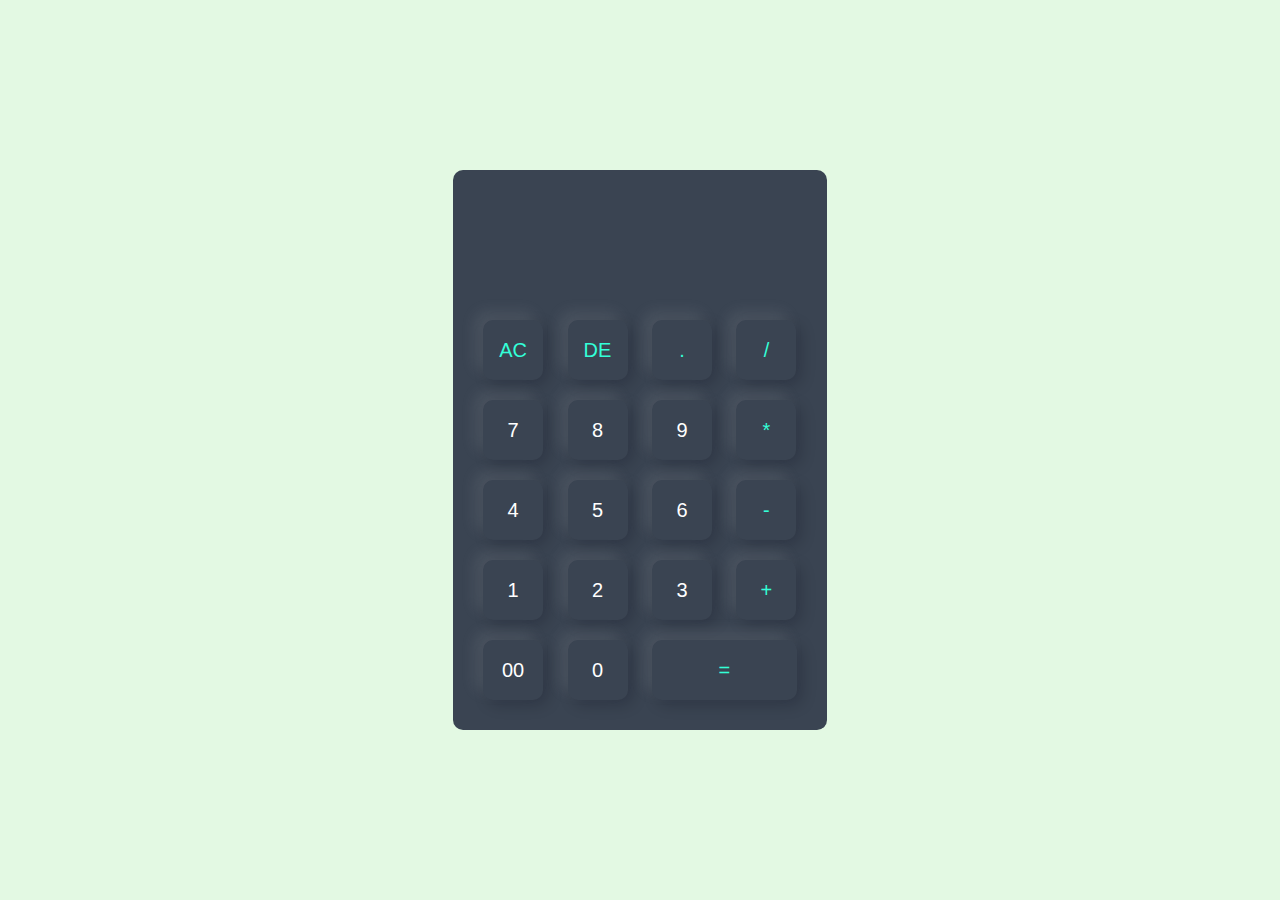
<file: Calculator/index.html>
<!DOCTYPE html>
<html lang="en">
<head>
    <meta charset="UTF-8">
    <meta name="viewport" content="width=device-width, initial-scale=1.0">
    <title>Calculator</title>
    <link rel="stylesheet" href="style.css">
</head>
<body>
    <div class="container">
        <div class="calculator">
            <form>
                <div class="display">
                    <input type="text" name="display">
                </div>
                <div>
                    <input type="button" value="AC" onclick="display.value= '' " class="operator">
                    <input type="button" value="DE" onclick="display.value = display.value.toString().slice(0,-1) " class="operator">
                    <input type="button" value="."  onclick="display.value+= '.' " class="operator">
                    <input type="button" value="/"  onclick="display.value+= '/' " class="operator">
                </div>
                <div>
                    <input type="button" value="7" onclick="display.value+= '7' ">
                    <input type="button" value="8" onclick="display.value+= '8' ">
                    <input type="button" value="9" onclick="display.value+= '9' ">
                    <input type="button" value="*" onclick="display.value+= '*' " class="operator">
                </div>
                <div>
                    <input type="button" value="4" onclick="display.value+= '4' ">
                    <input type="button" value="5" onclick="display.value+= '5' ">
                    <input type="button" value="6" onclick="display.value+= '6' ">
                    <input type="button" value="-" onclick="display.value+= '-' " class="operator">
                </div>
                <div>
                    <input type="button" value="1" onclick="display.value+= '1' ">
                    <input type="button" value="2" onclick="display.value+= '2' ">
                    <input type="button" value="3" onclick="display.value+= '3' ">
                    <input type="button" value="+" onclick="display.value+= '+' " class="operator">
                </div>
                <div>
                    <input type="button" value="00" onclick="display.value+= '00' ">
                    <input type="button" value="0" onclick="display.value+= '0' ">
                    <input type="button" value="=" class="equal operator" onclick="display.value=eval(display.value)" >
                </div>
            </form>
        </div>
    </div>
</body>
</html>
</file>
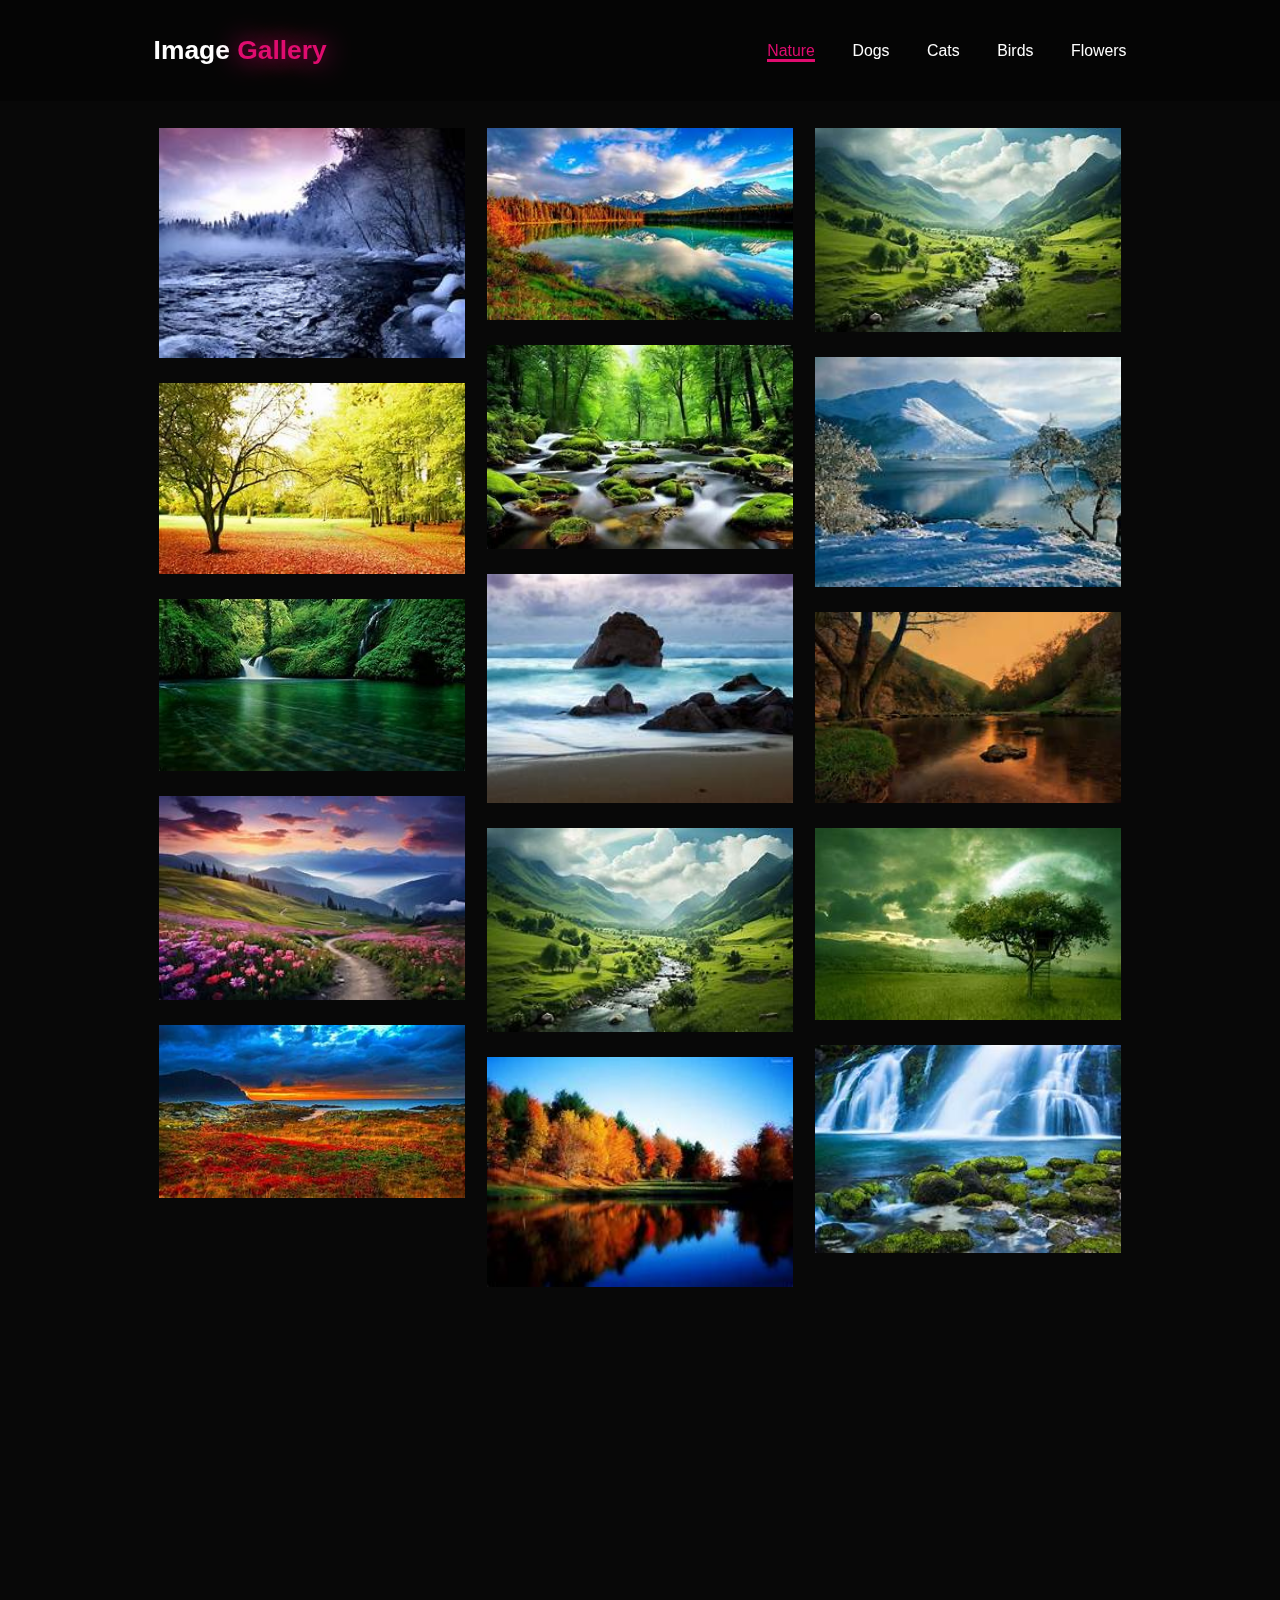
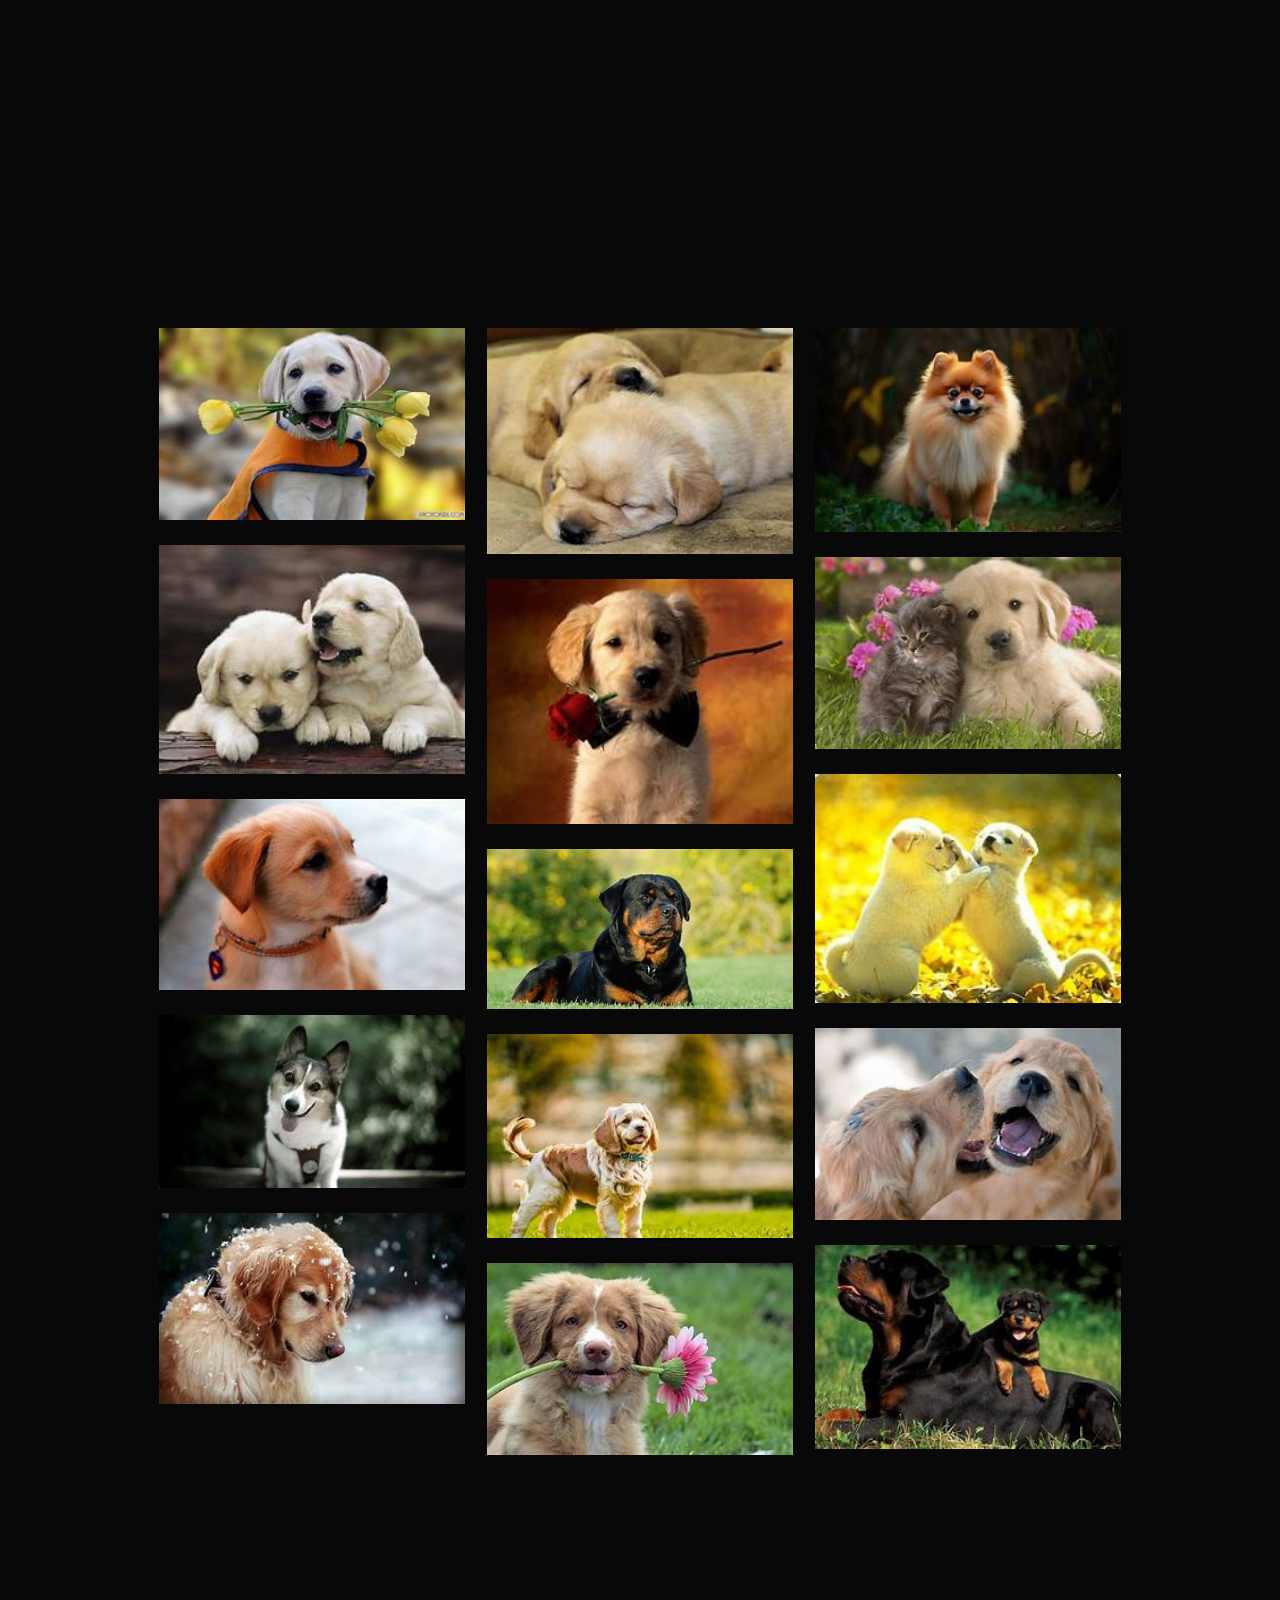
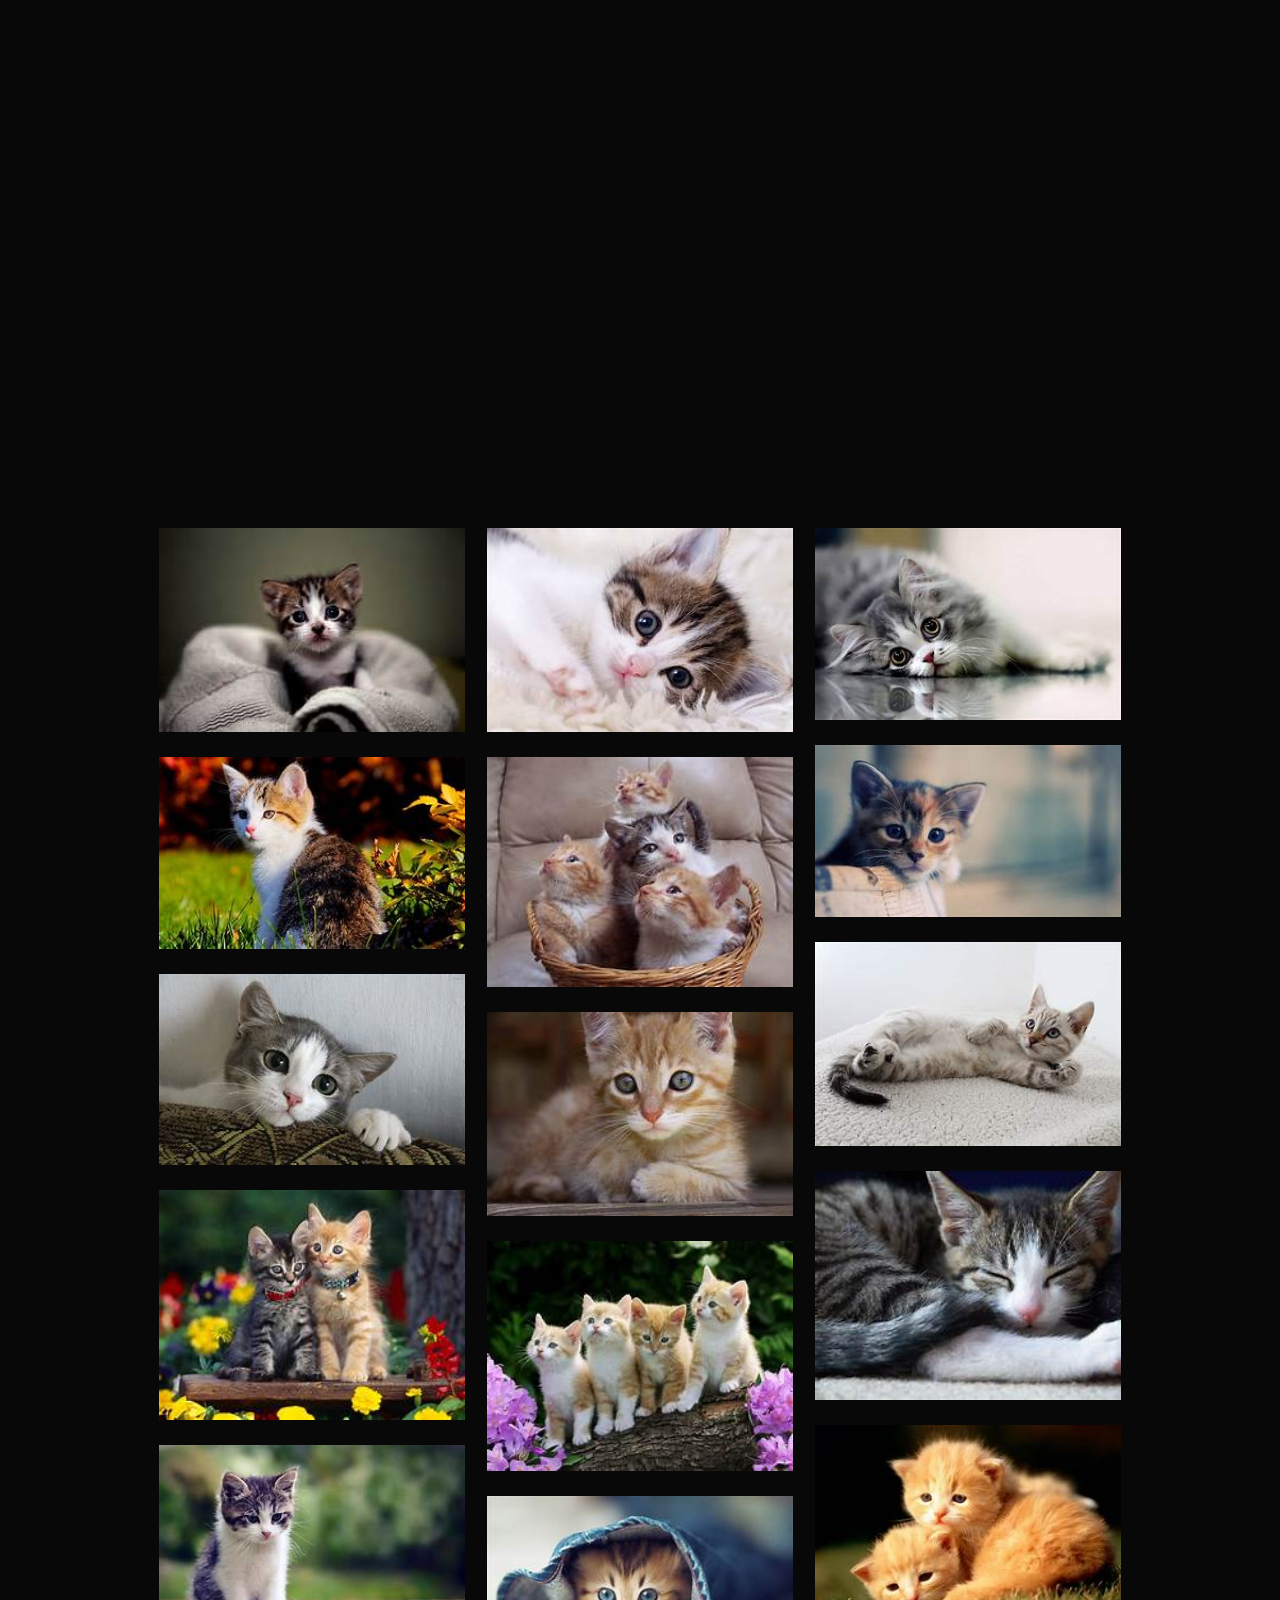
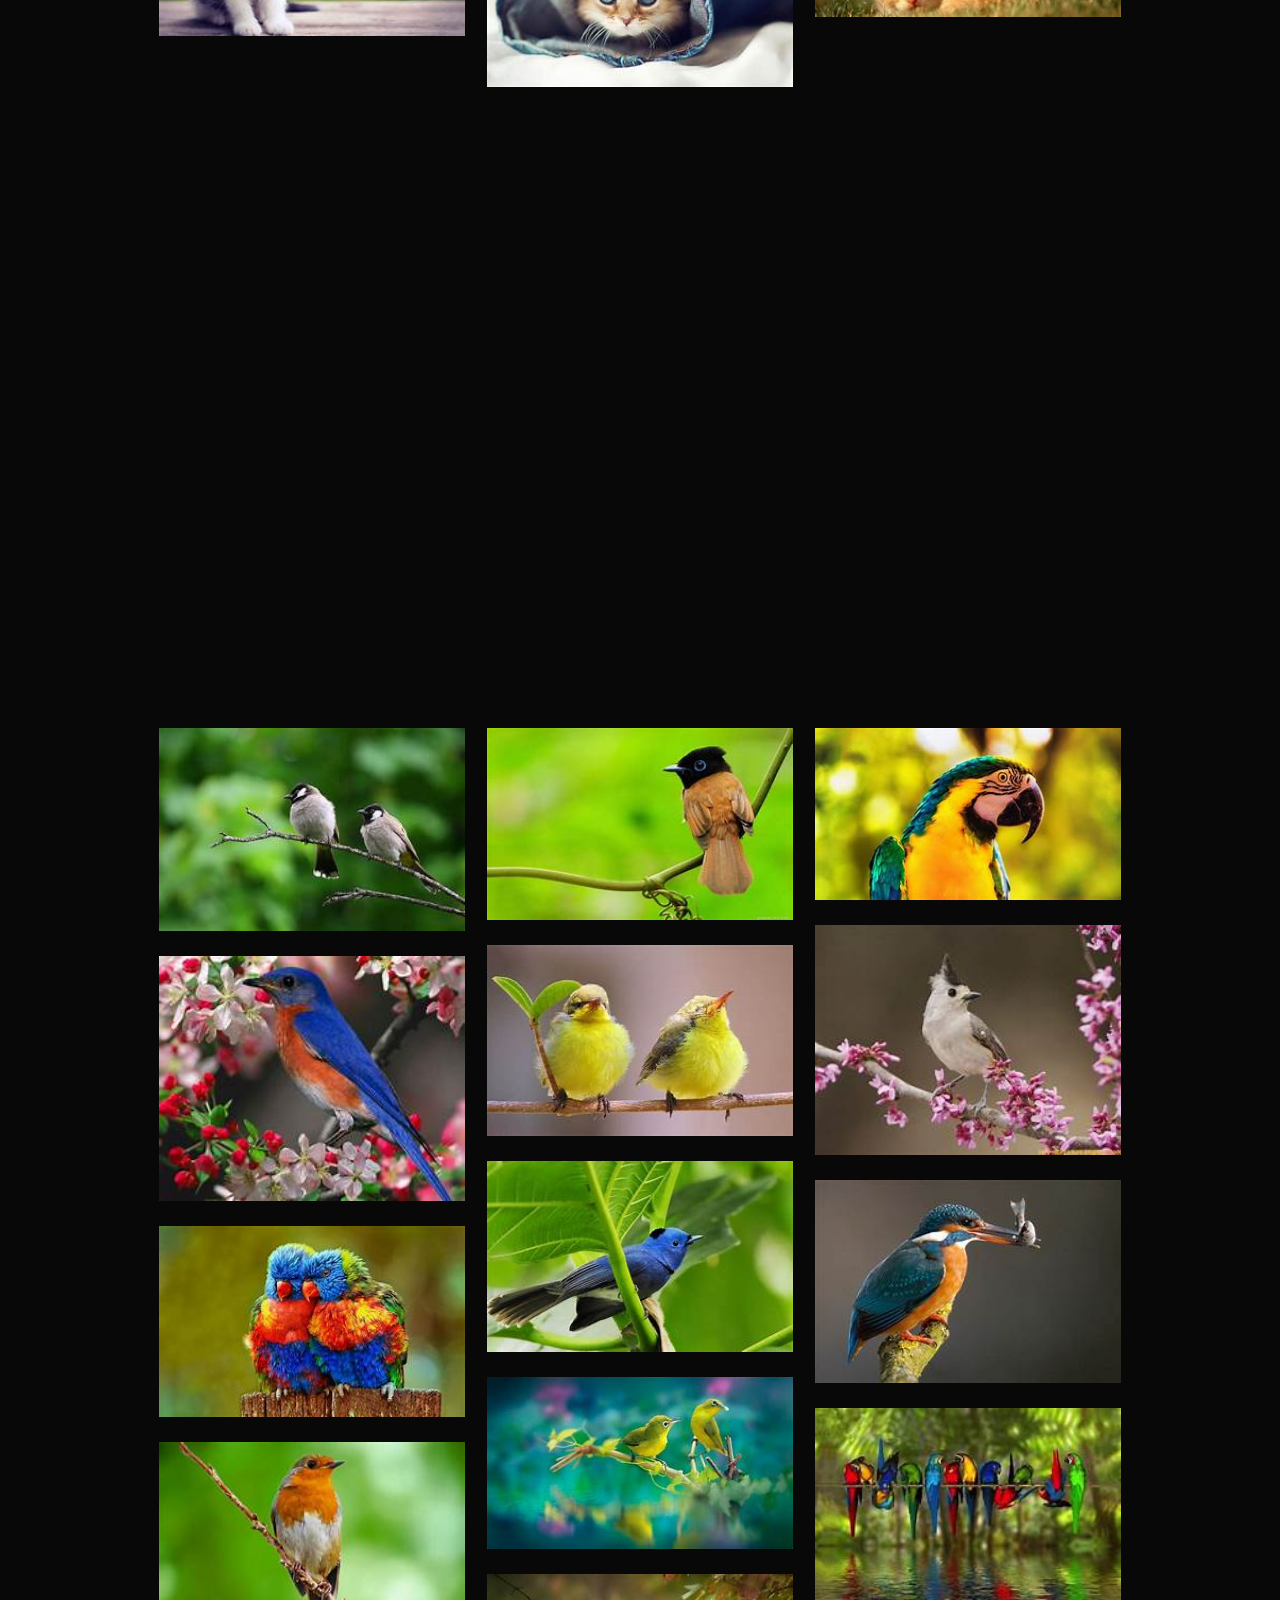
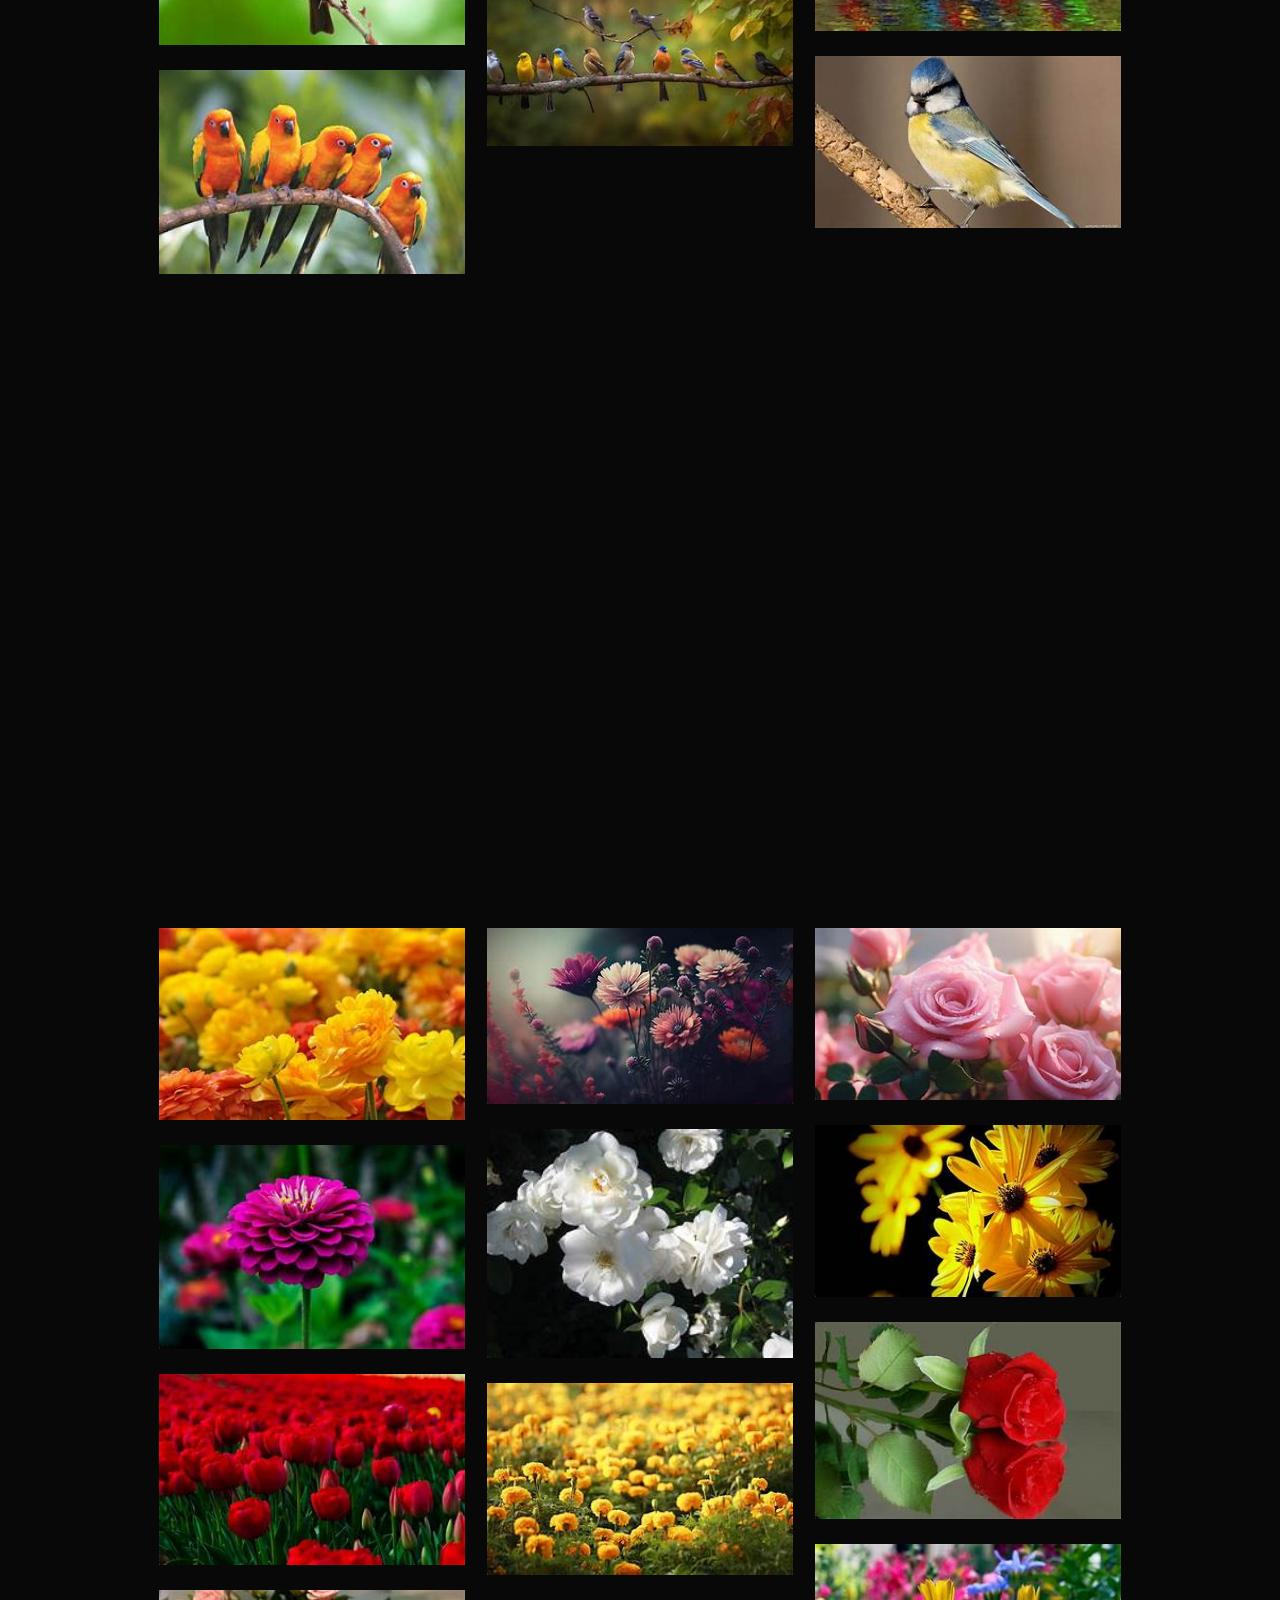
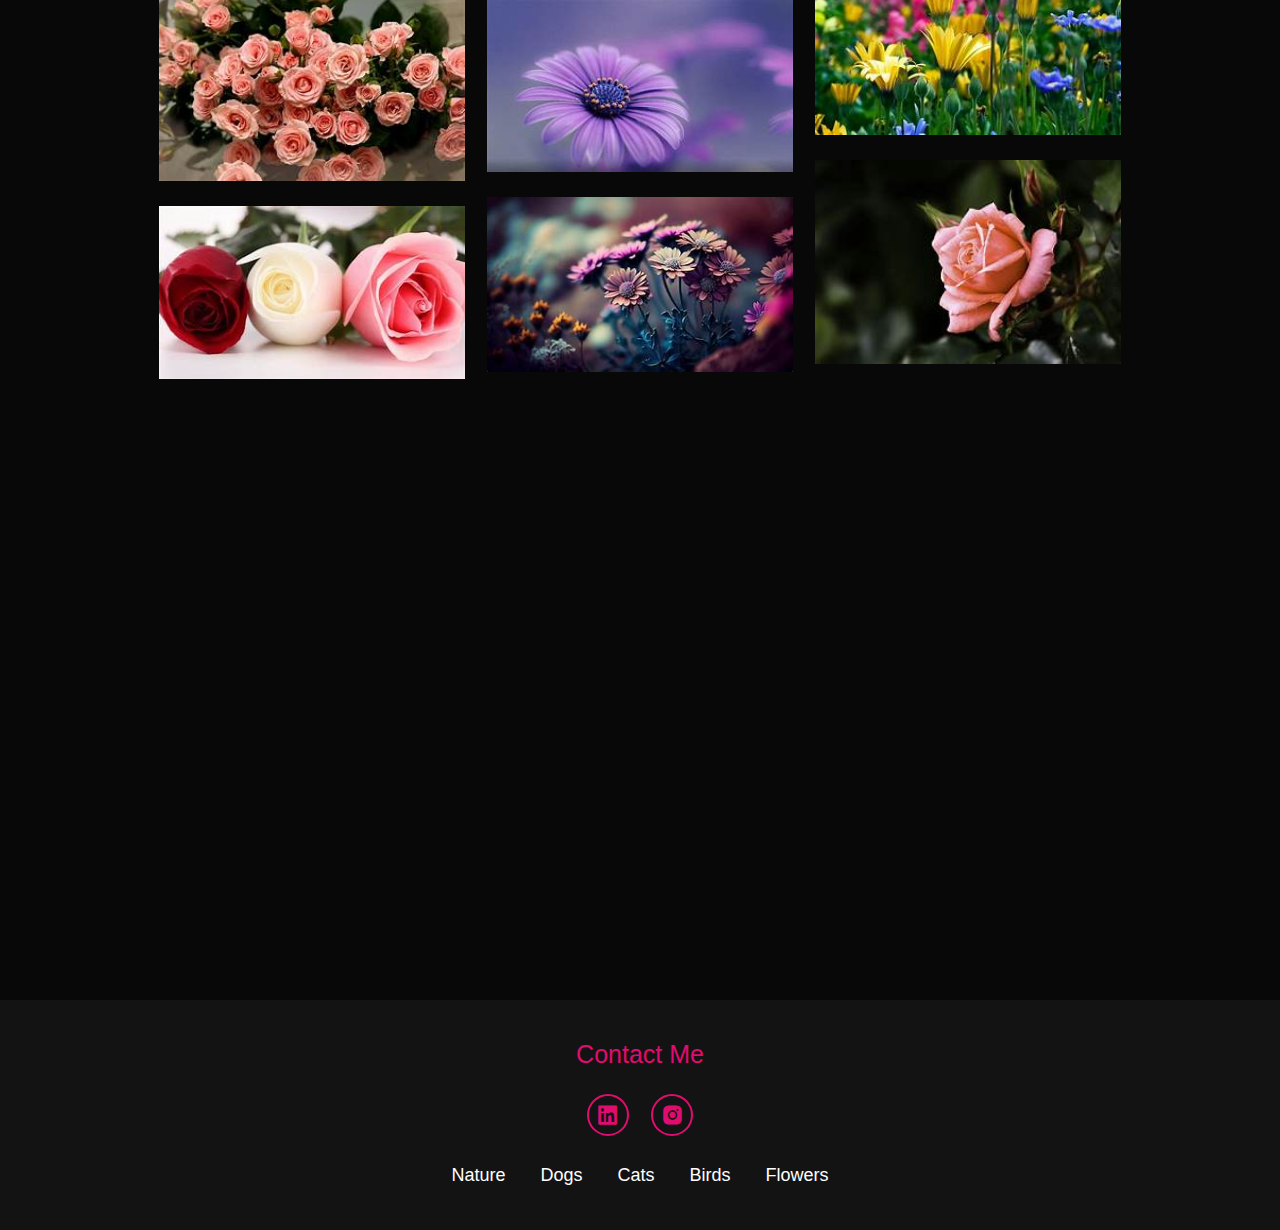
<file: image gallery/index.html>
<!DOCTYPE html>
<html lang="en">
<head>
    <meta charset="UTF-8">
    <meta name="viewport" content="width=device-width, initial-scale=1.0">
    <title>Image gallery</title>
    <link rel="stylesheet" href="style.css">
    <link href="https://unpkg.com/boxicons@2.1.4/css/boxicons.min.css" rel="stylesheet">
</head>
<body>
    <header class="header">
        <a href="#" class="logo">Image
            <span>Gallery</span>
        </a>
        <i class='bx bx-menu' id="menu-icon"></i>

        <nav class="navbar">
            <a href="#" class="active">Nature</a>
            <a href="#Dogs" >Dogs</a>
            <a href="#Cats">Cats</a>
            <a href="#Birds" >Birds</a>
            <a href="#Flowers" >Flowers</a> 
        </nav>
    </header>
    <section class="home">
        <div class="box">
            <div class="dream">
                <img src="nature7.jpg">
                <img src="nature3.jpg">
                <img src="nature4.jpg">
                <img src="nature5.jpg">
                <img src="nature6.jpg">
            </div>
            <div class="dream">
                <img src="nature2.jpg">
                <img src="nature8.jpg">
                <img src="nature9.jpg">
                <img src="nature10.jpg">
                <img src="nature11.jpg">
            </div>
            <div class="dream">
                <img src="nature12.jpg">
                <img src="nature13.jpg">
                <img src="nature14.jpg">
                <img src="nature15.jpg">
                <img src="nature16.jpg">
            </div>
        </div>
    </section>
    <section class="home" id="Dogs">
        <div class="box">
            <div class="dream">
                <img src="dog1.jpg">
                <img src="dog2.jpg">
                <img src="dog4.jpg">
                <img src="dog6.jpg">
                <img src="dog5.jpg">
            </div>
            <div class="dream">
                <img src="dog7.jpg">
                <img src="dog8.jpg">
                <img src="dog15.jpg">
                <img src="dog10.jpg">
                <img src="dog11.jpg">
            </div>
            <div class="dream">
                <img src="dog12.jpg">
                <img src="dog13.jpg">
                <img src="dog9.jpg">
                <img src="dog14.jpg">
                <img src="dog16.jpg">
            </div>
        </div>
    </section>
    <section class="home" id="Cats">
        <div class="box">
            <div class="dream">
                <img src="cat1.jpg">
                <img src="cat2.jpg">
                <img src="cat3.jpg">
                <img src="cat4.jpg">
                <img src="cat5.jpg">
            </div>
            <div class="dream">
                <img src="cat6.jpg">
                <img src="cat7.jpg">
                <img src="cat8.jpg">
                <img src="cat9.jpg">
                <img src="cat10.jpg">
            </div>
            <div class="dream">
                <img src="cat11.jpg">
                <img src="cat12.jpg">
                <img src="cat13.jpg">
                <img src="cat14.jpg">
                <img src="cat15.jpg">
            </div>
        </div>
    </section>
    <section class="home" id="Birds">
        <div class="box">
            <div class="dream">
                <img src="bird1.jpg">
                <img src="bird2.jpg">
                <img src="bird3.jpg">
                <img src="bird4.jpg">
                <img src="bird5.jpg">
            </div>
            <div class="dream">
                <img src="bird6.jpg">
                <img src="bird7.jpg">
                <img src="bird8.jpg">
                <img src="bird9.jpg">
                <img src="bird10.jpg">
            </div>
            <div class="dream">
                <img src="bird11.jpg">
                <img src="bird12.jpg">
                <img src="bird13.jpg">
                <img src="bird14.jpg">
                <img src="bird15.jpg">
            </div>
        </div>
    </section>
    <section class="home" id="Flowers">
        <div class="box">
            <div class="dream">
                <img src="flower1.jpg">
                <img src="flower2.jpg">
                <img src="flower3.jpg">
                <img src="flower4.jpg">
                <img src="flower5.jpg">
            </div>
            <div class="dream">
                <img src="flower6.jpg">
                <img src="flower7.jpg">
                <img src="flower8.jpg">
                <img src="flower9.jpg">
                <img src="flower10.jpg">
            </div>
            <div class="dream">
                <img src="flower11.jpg">
                <img src="flower12.jpg">
                <img src="flower13.jpg">
                <img src="flower14.jpg">
                <img src="flower15.jpg">
            </div>
        </div>
    </section>
    <footer class="footer">
        <div class="contact">Contact Me</div>
        <div class="social">
            <a href="https://www.linkedin.com/in/damam-ankitha-802443344?utm_source=share&utm_campaign=share_via&utm_content=profile&utm_medium=android_app"><i class='bx bxl-linkedin-square'></i></a>
                <a href="https://www.instagram.com/sony_damam?utm_source=qr&igsh=MTV5aGI4YTJiOXY3ZQ=="><i class='bx bxl-instagram-alt' ></i></a>
                <!--<a href="#"><i class='bx bxl-github' ></i></a>
                <a href="#"><i class='bx bxl-twitter' ></i></a>-->
        </div>
        <ul class="list">

            <!--<li>
                <a href="#">FQA</a>
            </li>-->
            <li>
                <a href="#">Nature</a>
            </li>
            <li>
                <a href="#Dogs">Dogs</a>
            </li>
            <li>
                <a href="#Cats">Cats</a>
            </li>
            <li>
                <a href="#Birds">Birds</a>
            </li>
            <li>
                <a href="#Flowers">Flowers</a>
            </li>
        </ul>
    </footer>
    <script src="script.js"></script>
</body>
</html>
</file>
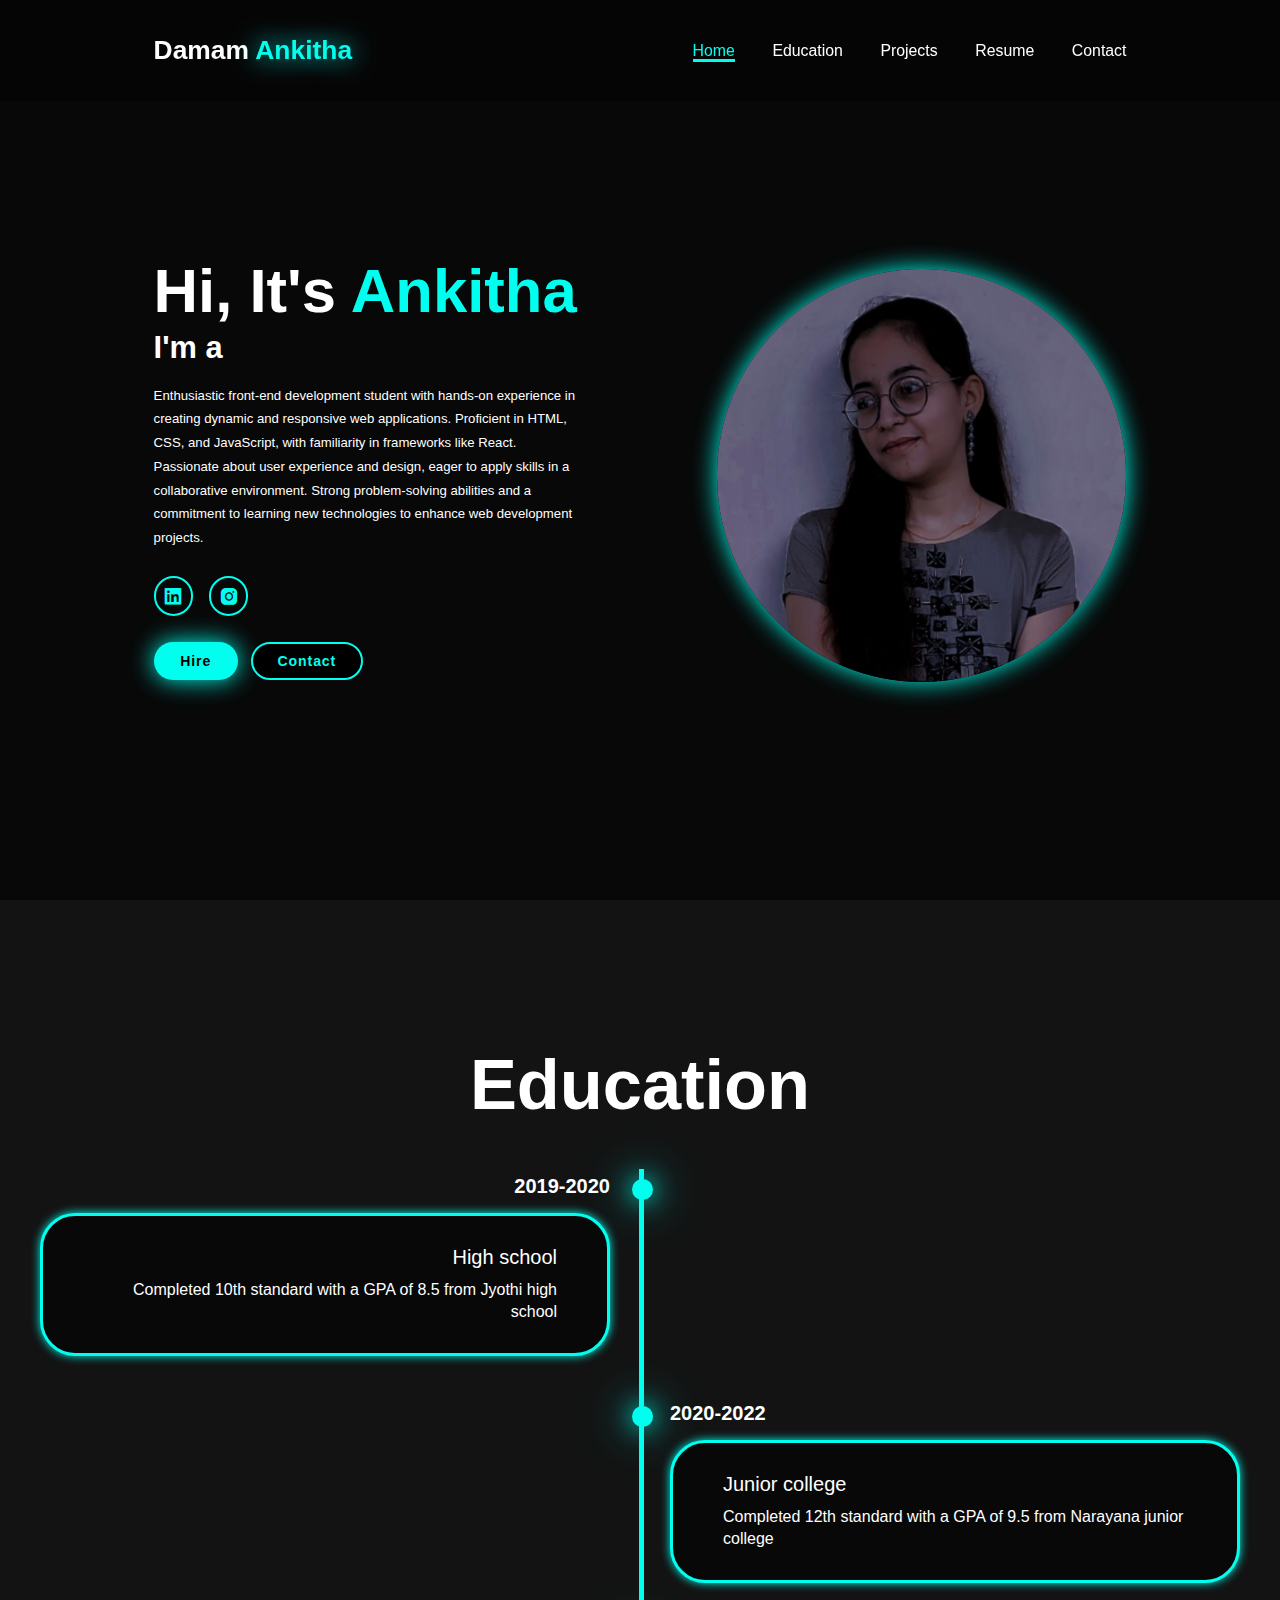
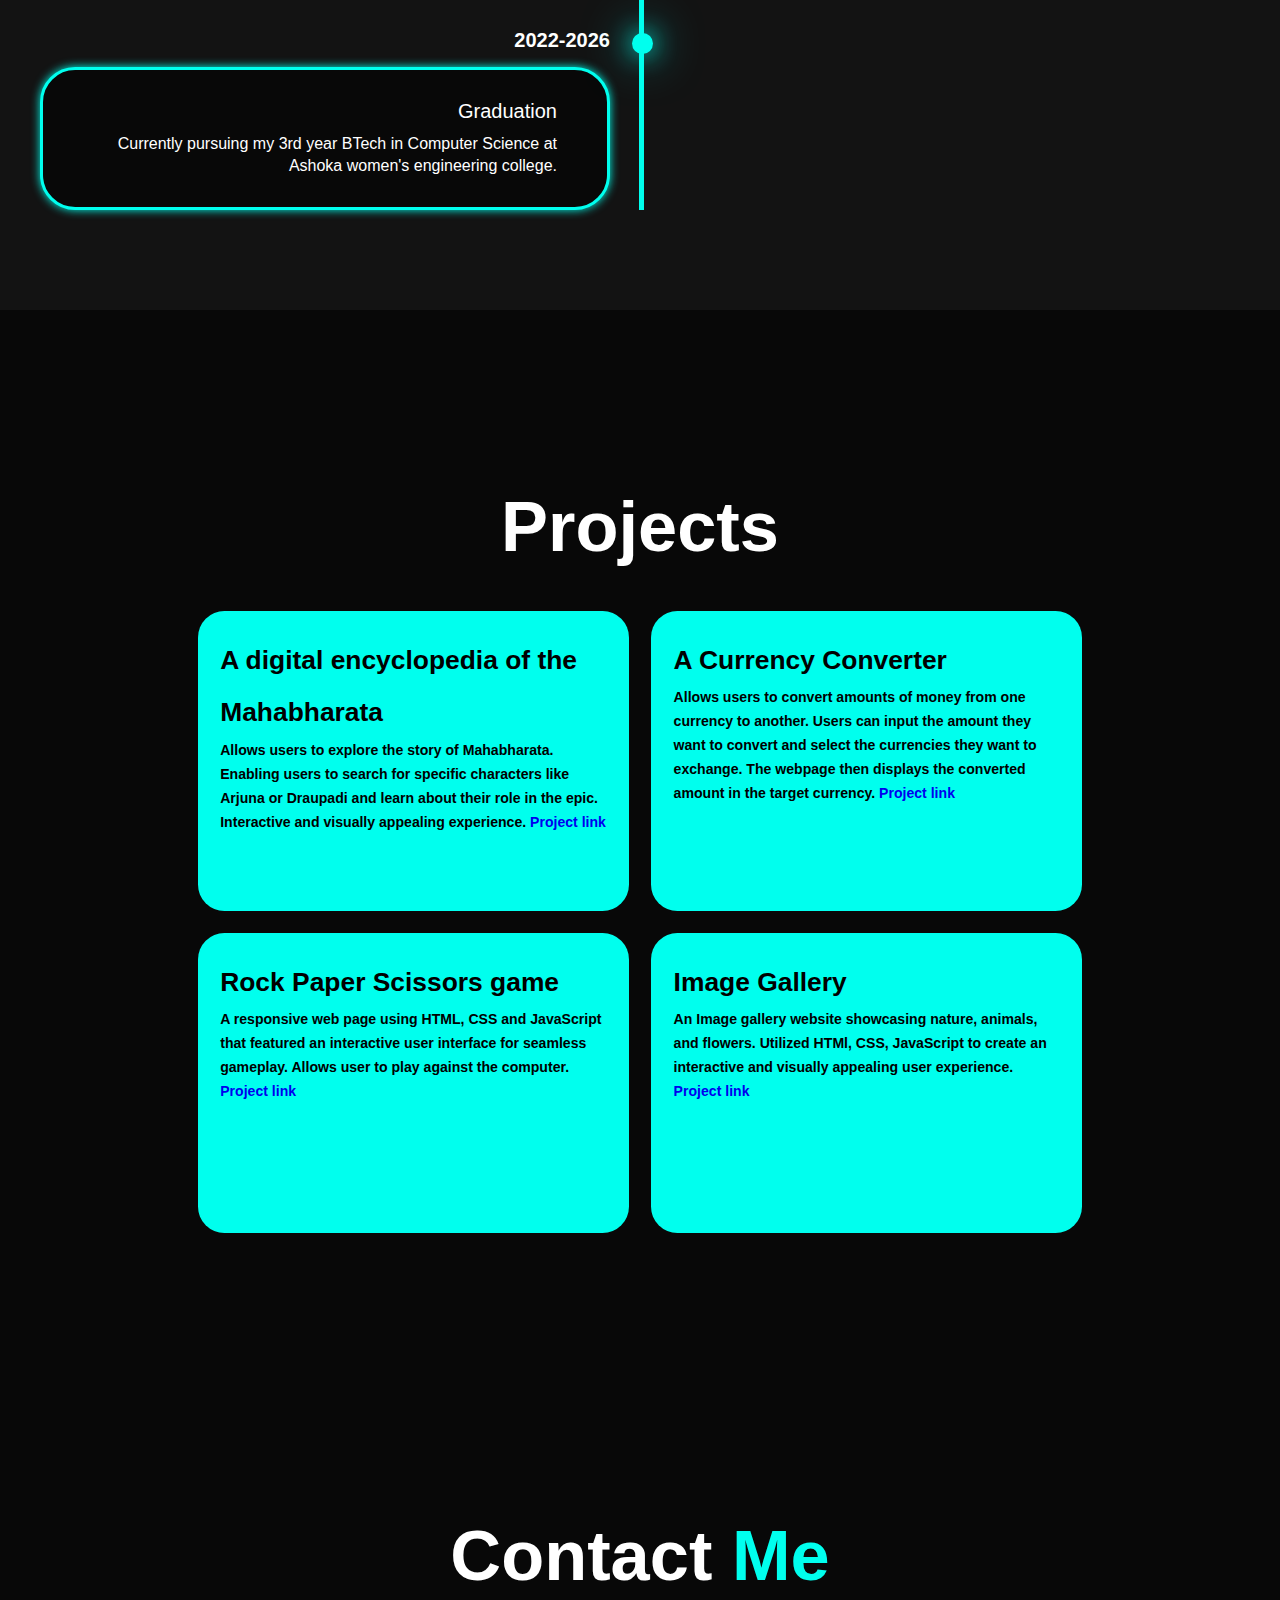
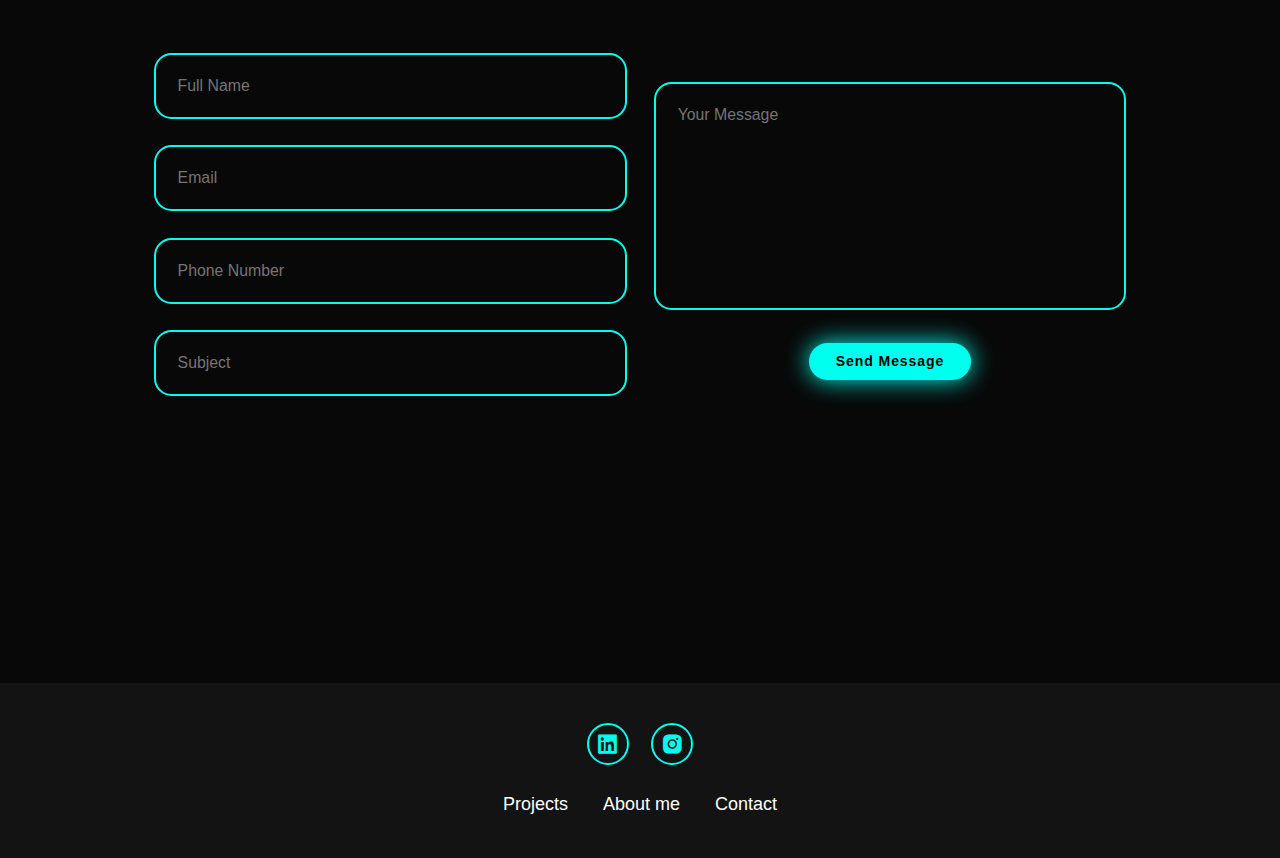
<file: my porfolio/index.html>
<!DOCTYPE html>
<html lang="en">
<head>
    <meta charset="UTF-8">
    <meta name="viewport" content="width=device-width, initial-scale=1.0">
    <title>Responsive portfolio website</title>
    <link rel="stylesheet" href="style.css">
    <link href="https://unpkg.com/boxicons@2.1.4/css/boxicons.min.css" rel="stylesheet">
</head>
<body>
    <header class="header">
        <a href="#" class="logo">Damam
            <span>Ankitha</span>
        </a>
        <i class='bx bx-menu' id="menu-icon"></i>

        <nav class="navbar">
            <a href="#" class="active">Home</a>
            <a href="#education" >Education</a>
            <a href="#services">Projects</a>
            <a href="resume1.pdf">Resume</a>
            <a href="#contact" >Contact</a>
        </nav>
    </header>

    <section class="home">
        <div class="home-content">
            <h1>Hi, It's <span>Ankitha</span></h1>
            <h3 class="text-animation">I'm a <span></span></h3>
            <p>Enthusiastic front-end development student with hands-on experience in creating dynamic and responsive
                web applications. Proficient in HTML, CSS, and JavaScript, with familiarity in frameworks like React.
                Passionate about user experience and design, eager to apply skills in a collaborative environment. Strong
                problem-solving abilities and a commitment to learning new technologies to enhance web development
                projects.</p>
            
            <div class="social-icons">
                <a href="https://www.linkedin.com/in/damam-ankitha-802443344?utm_source=share&utm_campaign=share_via&utm_content=profile&utm_medium=android_app"><i class='bx bxl-linkedin-square'></i></a>
                <a href="https://www.instagram.com/sony_damam?utm_source=qr&igsh=MTV5aGI4YTJiOXY3ZQ=="><i class='bx bxl-instagram-alt' ></i></a>
                <!--<a href="#"><i class='bx bxl-github' ></i></a>
                <a href="#"><i class='bx bxl-twitter' ></i></a>-->
            </div>
            <div class="btn-group">
                <a href="#" class="btn">Hire</a>
                <a href="#contact" class="btn">Contact</a>
            </div>
        </div>
            <div class="home-img">
                <img src="image.jpg" alt="">
            </div>

    </section>
    <section class="education" id="education">
        <h2 class="heading">Education</h2>
        <div class="timeline-items">
            <div class="timeline-item">
                <div class="timeline-dot"></div>
                    <div class="timeline-date">2019-2020</div>
                    <div class="timeline-content">
                        <h3>High school</h3>
                        <p>Completed 10th standard with a GPA of 8.5 from Jyothi high school </p>
                    </div>
            </div>
            <div class="timeline-item">
                <div class="timeline-dot"></div>
                    <div class="timeline-date">2020-2022</div>
                    <div class="timeline-content">
                        <h3>Junior college</h3>
                        <p>Completed 12th standard with a GPA of 9.5 from Narayana junior college</p>
                    </div>
            </div>
            <div class="timeline-item">
                <div class="timeline-dot"></div>
                    <div class="timeline-date">2022-2026</div>
                    <div class="timeline-content">
                        <h3>Graduation</h3>
                        <p> Currently pursuing my 3rd year BTech in Computer Science at Ashoka women's engineering  college.</p>
                    </div>
            </div>
        </div>
    </section>
    <section class="services" id="services">
        <h2 class="heading">Projects</h2>
        <div class="services-container">
            <div class="service-box" >
                <div class="service-info">
                    <h4>A digital encyclopedia of the Mahabharata</h4>
                    <p> 
                        Allows users to explore the story of Mahabharata.
                        Enabling users to search for specific characters like Arjuna or Draupadi and learn about their role in
                        the epic.
                        Interactive and visually appealing experience.
                    <a href="https://mahabharatcharacters.netlify.app/"> Project link</a></p>
                </div>
            </div>
            <div class="service-box">
                <div class="service-info">
                    <h4> A Currency Converter</h4>
                    <p> 
                         Allows users to convert amounts of money from one currency to another.
                         Users can input the amount they want to convert and select the currencies they want to exchange.
                         The webpage then displays the converted amount in the target currency.<a href="https://currencyconverterinrusd.netlify.app/"> Project link</a></p>
                </div>
            </div>
            <div class="service-box">
                <div class="service-info">
                    <h4>Rock Paper Scissors game </h4>
                    <p>   
                    
                         A responsive web page using HTML, CSS and JavaScript that featured an interactive user interface
                         for seamless gameplay.
                         Allows user to play against the computer.<a href="https://rockpaperscissorsgm.netlify.app/"> Project link</a></p>
                </div>
            </div>
            <div class="service-box">
                <div class="service-info">
                    <h4>Image Gallery</h4>
                    <p>An Image gallery website showcasing nature, animals, and flowers.
                        Utilized HTMl, CSS, JavaScript to create an interactive and visually appealing user experience.
                        <a href="https://imagegallerynature.netlify.app/"> Project link</a>
                    </p>
                </div>
            </div>
        </div>
    </section>
    <section class="contact" id="contact">
        <h2 class="heading">Contact <span>Me</span></h2>
        <form action="">
            <div class="input-group">
                <div class="input-box">
                    <input type="text" placeholder="Full Name">
                    <input type="email" placeholder="Email">
                </div>
                <div class="input-box">
                    <input type="number" placeholder="Phone Number">
                    <input type="text" placeholder="Subject">
                </div>
            </div>
            <div class="input-group-2">
                <textarea name="" id="" cols="30" rows="10" placeholder="Your Message"></textarea>
                <input type="submit" value="Send Message" class="btn">
            </div>
        </form>
    </section>
    <footer class="footer">
        <div class="social">
            <a href="https://www.linkedin.com/in/damam-ankitha-802443344?utm_source=share&utm_campaign=share_via&utm_content=profile&utm_medium=android_app"><i class='bx bxl-linkedin-square'></i></a>
                <a href="https://www.instagram.com/sony_damam?utm_source=qr&igsh=MTV5aGI4YTJiOXY3ZQ=="><i class='bx bxl-instagram-alt' ></i></a>
                <!--<a href="#"><i class='bx bxl-github' ></i></a>
                <a href="#"><i class='bx bxl-twitter' ></i></a>-->
        </div>
        <ul class="list">

            <!--<li>
                <a href="#">FQA</a>
            </li>-->
            <li>
                <a href="#services">Projects</a>
            </li>
            <li>
                <a href="#">About me</a>
            </li>
            <li>
                <a href="#contact">Contact</a>
            </li>
        </ul>
    </footer>


    <script src="script.js"></script>
</body>
</html>
</file>
<file: Calculator/style.css>
*{
    margin: 0;
    padding: 0;
    font-family: 'poppins',sans-serif;
    box-sizing: border-box;
}
.container{
    width:100%;
    height: 100vh;
    background:#e3f9e3;
    display: flex;
    align-items: center;
    justify-content: center;
}
.calculator{
    background: #3a4452;
    padding: 20px;
    border-radius: 10px;
}
.calculator form input{
    border: 0;
    outline: 0;
    width: 60px;
    height: 60px;
    border-radius: 10px;
    box-shadow: -8px -8px 15px rgba(225, 225, 225, 0.1),5px 5px 15px rgba(0, 0, 20, 0.2);
    background: transparent;
    font-size: 20px;
    color: white;
    cursor: pointer;
    margin: 10px;
}
form .display{
    display: flex;
    justify-content: flex-end;
    margin: 20px 0;
}
form .display input{
    text-align: right;
    flex:1;
    font-size: 45px;
    box-shadow: none;
}
form input.equal{
    width: 145px;
}
form input.operator{
    color:#33ffd8;
}
</file>
<file: image gallery/style.css>
*{
    margin:0;
    padding:0;
    box-sizing: border-box;
    text-decoration: none;
    border:none;
    outline: none;
    scroll-behavior: smooth;
    font-family: "poppins",sans-serif;

}
:root{
    --bg-color:#080808;
    --second-bg-color:#131313;
    --text-color:white;
    --main-color:#e00c6f;
}
html{
    font-size: 60%;
    overflow-x: hidden;
}
body{
    background: var(--bg-color);
    color:var(--text-color);
}
.header{
    position:fixed;
    top:0;
    left: 0;
    width:100%;
    padding:4rem 12% 4rem;
    background: rgba(0, 0, 0, 0.3);
    backdrop-filter: blur(10px);
    display: flex;
    justify-content: space-between;
    align-items: center;
    z-index: 5;
}
.logo{
    font-size: 3rem;
    color:var(--text-color);
    font-weight: 800;
    cursor: pointer;
    transition: 0.3s ease;
}
.logo:hover{
    transform: scale(1.1);
}
.logo span{
    text-shadow: 0 0 25px var(--main-color);
}
.navbar a{
    font-size: 1.8rem;
    color:var(--text-color);
    margin-left: 4rem;
    font-weight: 500;
    transition: 0.3s ease;
    border-bottom: 3px solid transparent;
}
.navbar a:hover,
.navbar a.active{
    color:var(--main-color);
    border-bottom: 3px solid var(--main-color);
}
#menu-icon{
    font-size: 3.6rem;
    color: var(--main-color);
    display: none;
}
/*.home{
    display: flex;
    align-items: center;
    justify-content: center;
    gap:5rem;
}*/


section{
    min-height: 200vh;
    padding:10rem 12% 10rem;
}

span{
    color:var(--main-color)
}
.logo span{
    color: var(--main-color);
}
.home .box{
    display: flex;
    flex-direction: row;
    justify-content: space-between;
    margin-top: 4rem;
}
.home .box .dream{
    display: flex;
    flex-direction: column;
    width: 32.5%;
}
.home .box .dream img{
    width: 100%;
    margin-bottom: 15px;
    border-radius: 5px;
}
::-webkit-scrollbar{
    width: 15px;
}
::-webkit-scrollbar-thumb{
    background-color: var(--main-color);
}
::-webkit-scrollbar-track{
    background-color: var(--bg-color);
    width:50px;
}
.dream img{
    border:5px solid transparent;
    cursor: pointer;
    transition: 0.4s ease-in-out;
}
.dream img:hover{
    background: white;
    color: black;
    border: 5px solid var(--main-color);
    transform: scale(1.03);
}
.footer{
    position: relative;
    bottom: 0;
    width: 100%;
    padding: 40px 0;
    background-color: var(--second-bg-color);
}
.footer .social{
    text-align: center;
    padding-bottom: 25px;
    color: var(--main-color);
}
.footer .contact{
    text-align: center;
    padding-bottom: 25px;
    color: var(--main-color);
    font-size: 25px;
}
.footer .social a{
    font-size: 25px;
    color:var(--main-color);
    border: 2px solid var(--main-color);
    width: 42px;
    height: 42px;
    line-height: 42px;
    display: inline-block;
    text-align: center;
    border-radius: 50%;
    margin:0 10px;
    transition: 0.3s ease-in-out;
}
.footer .social a:hover{
    transform: scale(1.2)translateY(-10px);
    background-color: var(--main-color);
    color: black;
    box-shadow: 0 0 25px var(--main-color);
}
.footer ul{
    margin-top: 0;
    padding: 0;
    font-size: 18px;
    line-height: 1.6;
    margin-bottom: 0;
    text-align: center;
}
.footer ul li a{
    color: white;
    border-bottom: 3px solid transparent;
    transition: 0.3s ease-in-out;
}
.footer ul li a:hover{
    border-bottom: 3px solid var(--main-color);
}
.footer ul li{
    display: inline-block;
    padding: 0 15px;
}
@media only screen and (max-width: 769px){
    .home .box{
        flex-direction: column;
        margin-top: 6rem;
    }
    .home .box .dream{
        width: 100%;
    }
}

@media(max-width: 1285px){
    html{
        font-size: 55%;
    }
}
@media(max-width:991px){
    header{
        padding: 2rem 3%;
    }
    section{
        padding: 10rem 3% 2rem;
    }
    .footer{
        padding: 2rem 3%;
    }
}
@media(max-width:895px){
    #menu-icon{
        display: block;
    }
    .navbar{
        position: absolute;
        top: 100%;
        right: 0;
        width: 50%;
        padding: 1rem 3%;
        background: rgba(0, 0, 0, 0.8);
        backdrop-filter: blur(20px);
        border-bottom-left-radius: 2rem;
        border-left: 2px solid var(--main-color);
        border-bottom: 2px solid var(--main-color);
        display: none;
    }
    .navbar.active{
        display: block;
    }
    .navbar a{
        display: block;
        font-size: 2rem;
        margin: 3rem 0;
        color: white;
    }
    .home{
        flex-direction: column-reverse;
        margin: 5rem 4rem;
    }
}
</file>
<file: my porfolio/style.css>
*{
    margin:0;
    padding:0;
    box-sizing: border-box;
    text-decoration: none;
    border:none;
    outline: none;
    scroll-behavior: smooth;
    font-family: "poppins",sans-serif;

}
:root{
    --bg-color: #080808;
    --second-bg-color:#131313;
    --text-color:white;
    --main-color:#00ffee;
}
html{
    font-size: 60%;
    overflow-x: hidden;
}
body{
    background: var(--bg-color);
    color:var(--text-color);
}
.header{
    position:fixed;
    top:0;
    left: 0;
    width:100%;
    padding:4rem 12% 4rem;
    background: rgba(0, 0, 0, 0.3);
    backdrop-filter: blur(10px);
    display: flex;
    justify-content: space-between;
    align-items: center;
    z-index: 5;
}
.logo{
    font-size: 3rem;
    color:var(--text-color);
    font-weight: 800;
    cursor: pointer;
    transition: 0.3s ease;
}
.logo:hover{
    transform: scale(1.1);
}
.logo span{
    text-shadow: 0 0 25px var(--main-color);
}
.navbar a{
    font-size: 1.8rem;
    color:var(--text-color);
    margin-left: 4rem;
    font-weight: 500;
    transition: 0.3s ease;
    border-bottom: 3px solid transparent;
}
.navbar a:hover,
.navbar a.active{
    color:var(--main-color);
    border-bottom: 3px solid var(--main-color);
}
#menu-icon{
    font-size: 3.6rem;
    color: var(--main-color);
    display: none;
}

section{
    min-height: 100vh;
    padding:10rem 12% 10rem;
}
.home{
    display: flex;
    align-items: center;
    justify-content: center;
    gap:15rem;
}
.home-content{
    display: flex;
    flex-direction: column;
    align-items: baseline;
    justify-content: center;
    text-align: left;
    margin-top: 3rem;
}
span{
    color:var(--main-color)
}
.logo span{
    color: var(--main-color);
}
.home-content h3{
    margin-bottom: 2rem;
    margin-top: 1rem;
    font-size: 3.5rem;
}
.home-content h1{
    font-size: 7rem;
    font-weight: 700;
    margin-top: 1.5rem;
    line-height: 1;
}
.home-img{
    border-radius: 50%;
}
.home-img img{
    position: relative;
    top:3rem;
    width: 32vw;
    border-radius: 50%;
    box-shadow: 0 0 25px var(--main-color);
    cursor: pointer;
    transition: 0.4s ease-in-out;
}
.home-img img:hover{
    box-shadow: 0 0 25px var(--main-color),
                0 0 50px var(--main-color),
                0 0 100px var(--main-color);
}
.home-content p{
    font-size: 1.5rem;
    font-weight: 500;
    line-height: 1.8;
    max-width: 1000px;
}
.social-icons a{
    display: inline-flex;
    justify-content: center;
    align-items: center;
    width: 4.5rem;
    height: 4.5rem;
    background: transparent;
    border: 2px solid var(--main-color);
    font-size: 2.5rem;
    border-radius: 50%;
    color: var(--main-color);
    margin:3rem 1.5rem 3rem 0;
    transition: 0.3s ease-in-out;
}
.social-icons a:hover{
    color: var(--text-color);
    transform: scale(1.3)translateY(-5px);
    box-shadow: 0 0 25px var(--main-color);
    background-color: var(--main-color);
}
.btn{
    display: inline-block;
    padding: 1rem 2.8rem;
    background: var(--main-color);
    box-shadow: 0 0 25px var(--main-color);
    border-radius: 4rem;
    font-size: 1.6rem;
    color:black;
    border:2px solid transparent;
    letter-spacing: 0.1rem;
    font-weight: 600;
    transition: 0.3s ease-in-out;
    cursor: pointer;
}
.btn:hover{
    transform: scale(1.05);
    box-shadow: 0 0 50px var(--main-color);
}
.btn-group{
    display: flex;
    align-items: center;
    gap:1.5rem;
}
.btn-group a:nth-of-type(2){
    box-shadow: 0 0 25px transparent;
    background-color: black;
    color: var(--main-color);
    border: 2px solid var(--main-color);
}
.btn-group a:nth-of-type(2):hover{
    box-shadow: 0 0 25px var(--main-color);
    background-color: var(--main-color);
    color: black;
}
.text-animation span{
    position: relative;
}
.text-animation{
    font-size: 34px;
    font-weight: 600;
    min-width: 280px;
}
.text-animation span::before{
    content: "Front-End Developer";
    color:var(--main-color);
    animation: words 20s infinite;
}
.text-animation span::after{
    content: "";
    background-color: var(--bg-color);
    position: absolute;
    width: calc(100% + 8px);
    height: 100%;
    border-left: 3px solid var(--bg-color);
    right: -8px;
    animation: cursor 0.6s infinite, typing 20s steps(14) infinite;
}
@keyframes cursor{
    to{
        border-left: 2px solid var(--main-color);
    }
}
@keyframes words{
    0%,
    20%{
        content: "Frontend Developer";
    }
    21%,
    40%{
        content: "Web Developer";
    }
    41%,
    60%{
        content: "Front-End Developer";
    }
    61%,
    80%{
        content: "Web Developer";
    }
    81%,
    100%{
        content: "Front-End Developer";
    }
}
@keyframes typing{
    10%,
    15%,
    30%,
    35%,
    50%,
    55%,
    70%,
    75%,
    90%,
    95%{
        width: 0;
    }
    5%,
    20%,
    25%,
    40%,
    45%,
    60%,
    65%,
    80%,
    85%{
        width: calc(100% + 8px);
    } }
.heading{
    font-size: 8rem;
    text-align: center;
    margin:5rem 0;
}
.education{
    padding:100px 15px;
    background: var(--second-bg-color);
}
.education{
    margin-bottom: 5rem;
}
.timeline-items{
    max-width: 1200px;
    margin: auto;
    display: flex;
    flex-wrap: wrap;
    position: relative;
}
.timeline-items::before{
    content: "";
    position: absolute;
    width: 5px;
    height: 100%;
    background-color: var(--main-color);
    left:calc(50% - 1px);
}
.timeline-item{
    margin-bottom: 40px;
    width:100%;
    position: relative;
}
.timeline-item:last-child{
    margin-bottom: 0;
}
.timeline-item:nth-child(odd){
    padding-right: calc(50% + 30px);
    text-align: right;
}
.timeline-item:nth-child(even){
    padding-left: calc(50% + 30px);
}
.timeline-dot{
    height: 21px;
    width: 21px;
    background-color: var(--main-color);
    box-shadow: 0 0 25px var(--main-color),
                0 0 50px var(--main-color);
    position: absolute;
    left: calc(50% - 8px);
    border-radius: 50%;
    top: 10px;
}
.timeline-date{
    font-size: 20px;
    font-weight: 800;
    color: white;
    margin: 6px 0 15px;
}
.timeline-content{
    background-color: var(--bg-color);
    border: 3px solid var(--main-color);
    padding: 30px 50px;
    border-radius: 4rem;
    box-shadow: 0 0 10px var(--main-color);
    cursor: pointer;
    transition: 0.3s ease-in-out;
}
.timeline-content:hover{
    transform: scale(1.05);
    box-shadow: 0 0 25px var(--main-color);
}
.timeline-content h3{
    font-size: 20px;
    color:white;
    margin: 0 0 10px;
    font-weight: 500;
}
.timeline-content p{
    color: white;
    font-size: 16px;
    font-weight: 300;
    line-height: 22px;
}

::-webkit-scrollbar{
    width: 15px;
}
::-webkit-scrollbar-thumb{
    background-color: var(--main-color);
}
::-webkit-scrollbar-track{
    background-color: var(--bg-color);
    width:50px;
}
.services{
    background: var(--bg-color);
    color: black;
}
.services h2{
    margin-bottom: 5rem;
    color: white;
}
.services-container{
    display: grid;
    grid-template-columns: repeat(2,1fr);
    align-items: center;
    gap: 2.5rem;
}
.service-box{
    background-color: var(--main-color);
    height: 300px;
    border-radius: 3rem;
    border:5px solid transparent;
    cursor: pointer;
    transition: 0.4s ease-in-out;
}
.service-box:hover{
    background: white;
    color: black;
    border: 5px solid var(--main-color);
    transform: scale(1.03);
}
.service-box .service-info{
    display: flex;
    flex-direction: column;
    text-align: left;
    max-height: 200px;
    justify-content: left;
    align-items: baseline;
    padding:2rem 2rem;
}
.service-info h4{
    font-size: 3rem;
    font-weight: 800;
    line-height: 2;
}
.service-info p{
    font-size: 1.6rem;
    font-weight: 600;
    max-height: 100px;
    line-height: 1.7;
    margin: auto;
}
.contact{
    background-color: var(--bg-color);
}
.contact h2{
    margin-bottom: 3rem;
    color: white;
}
.contact form{
    display: flex;
    align-items: center;
    justify-content: center;
    gap: 3rem;
    margin: 5rem auto;
    text-align: center;
}
.contact form .input-box{
    display: flex;
    justify-content: center;
    flex-wrap: wrap;
}
.contact form .input-box input,
.contact form textarea{
    width: 100%;
    padding: 2.5rem;
    font-size: 1.8rem;
    color: var(--text-color);
    background: var(--bg-color);
    border-radius: 2rem;
    border: 2px solid var(--main-color);
    margin: 1.5rem 0;
    resize: none;
}
.contact form .btn{
    margin-top: 2rem;
}
.footer{
    position: relative;
    bottom: 0;
    width: 100%;
    padding: 40px 0;
    background-color: var(--second-bg-color);
}
.footer .social{
    text-align: center;
    padding-bottom: 25px;
    color: var(--main-color);
}
.footer .social a{
    font-size: 25px;
    color:var(--main-color);
    border: 2px solid var(--main-color);
    width: 42px;
    height: 42px;
    line-height: 42px;
    display: inline-block;
    text-align: center;
    border-radius: 50%;
    margin:0 10px;
    transition: 0.3s ease-in-out;
}
.footer .social a:hover{
    transform: scale(1.2)translateY(-10px);
    background-color: var(--main-color);
    color: black;
    box-shadow: 0 0 25px var(--main-color);
}
.footer ul{
    margin-top: 0;
    padding: 0;
    font-size: 18px;
    line-height: 1.6;
    margin-bottom: 0;
    text-align: center;
}
.footer ul li a{
    color: white;
    border-bottom: 3px solid transparent;
    transition: 0.3s ease-in-out;
}
.footer ul li a:hover{
    border-bottom: 3px solid var(--main-color);
}
.footer ul li{
    display: inline-block;
    padding: 0 15px;
}

@media(max-width: 1285px){
    html{
        font-size: 55%;
    }
    .services-container{
        padding-bottom: 7rem;
        grid-template-columns: repeat(2,1fr);
        margin: 0 5rem;
    }
}


@media(max-width:991px){
    header{
        padding: 2rem 3%;
    }
    section{
        padding: 10rem 3% 2rem;
    }
    .timeline-items::before{
        left: 7px;
    }
    .timeline-item:nth-child(odd){
        padding-right: 0;
        text-align: left;
    }
    .timeline-item:nth-child(odd),
    .timeline-item:nth-child(even){
        padding-left: 37px;
    }
    .timeline-dot{
        left:0;
    }
    .services{
        padding-bottom: 7rem;
    }

    .contact form{
        flex-direction: column;
    }
    .footer{
        padding: 2rem 3%;
    }
}
@media(max-width:895px){
    #menu-icon{
        display: block;
    }
    .navbar{
        position: absolute;
        top: 100%;
        right: 0;
        width: 50%;
        padding: 1rem 3%;
        background: rgba(0, 0, 0, 0.8);
        backdrop-filter: blur(20px);
        border-bottom-left-radius: 2rem;
        border-left: 2px solid var(--main-color);
        border-bottom: 2px solid var(--main-color);
        display: none;
    }
    .navbar.active{
        display: block;
    }
    .navbar a{
        display: block;
        font-size: 2rem;
        margin: 3rem 0;
        color: white;
    }
    .home{
        flex-direction: column-reverse;
        margin: 5rem 4rem;
    }
    .home-content h3{
        font-size: 2.6rem;
    }
    .home-content h1{
        font-size: 8rem;
        margin-top: 3rem;
    }
    .home-content p{
        max-width: 600px;
        margin: 0 auto;
    }
    .home-img img{
       width: 56vw;
    }
    .services h2{
        margin-bottom: 3rem;
    }
    .services-container{
        grid-template-columns: repeat(1,1fr);
    }
    .service-box{
        height: 200px;
        max-height: 300px;
    }

    .service-info {
        height: 100%;
    }
    .service-info p{

        height: 100%;

}

    
}
@media(max-width:740px){
    .service-box{
        height: 200px;
        max-height: 500px;
    }
    .service-info h4{
        font-size: 2rem ;
        line-height: 1;
        padding: 0;
    }
    .service-info {
        height: 100%;
    }
    .service-info p{

       height: 100%;

    }

}
@media(max-width:600px){

    .service-box{
        height: 280px;
        max-height: 560px;
    }

    .service-info {
        height: 100%;
    }
    .service-info p{

       height: 100%;

    }

}
@media(max-width:400px){

    .service-box{
        height: 350px;
        max-height: 650px;
    }
    .service-info {
        height: 100%;
    }
    .service-info p{

       height: 100%;

    }

}
</file>
